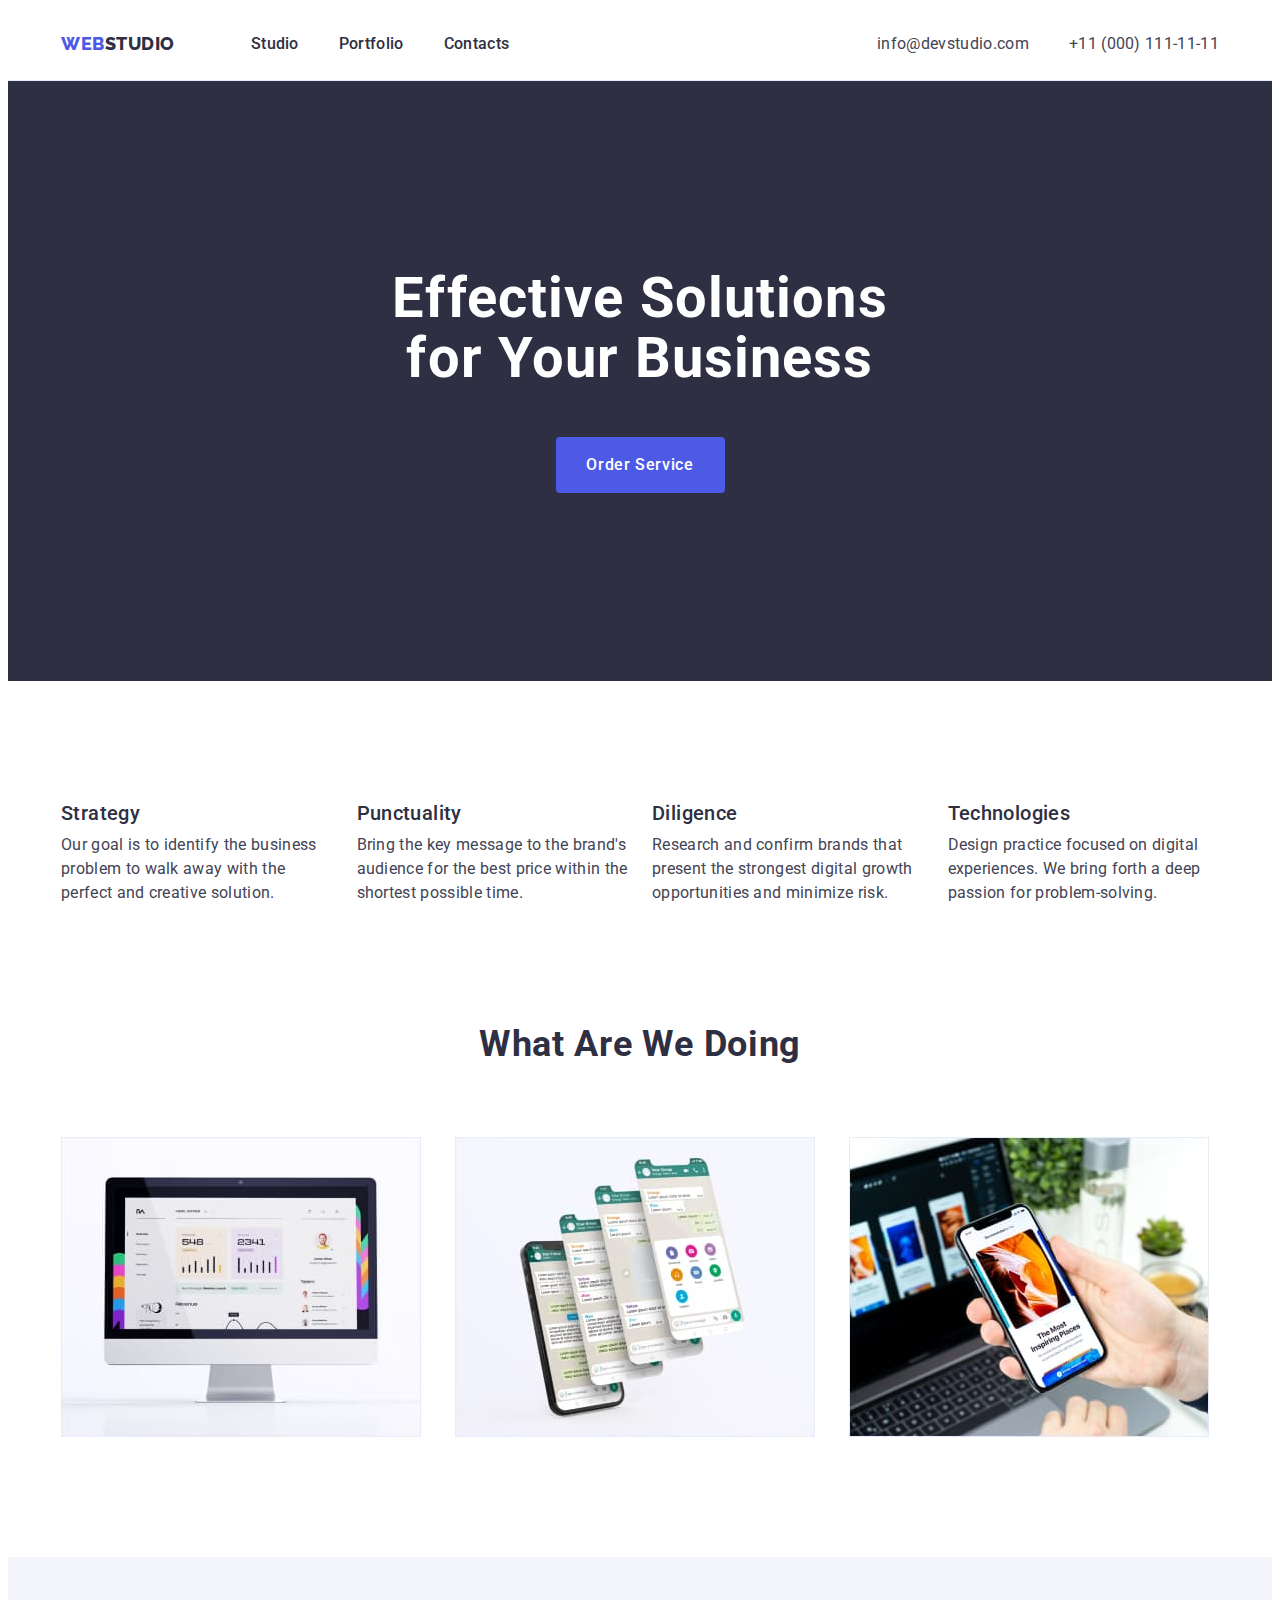
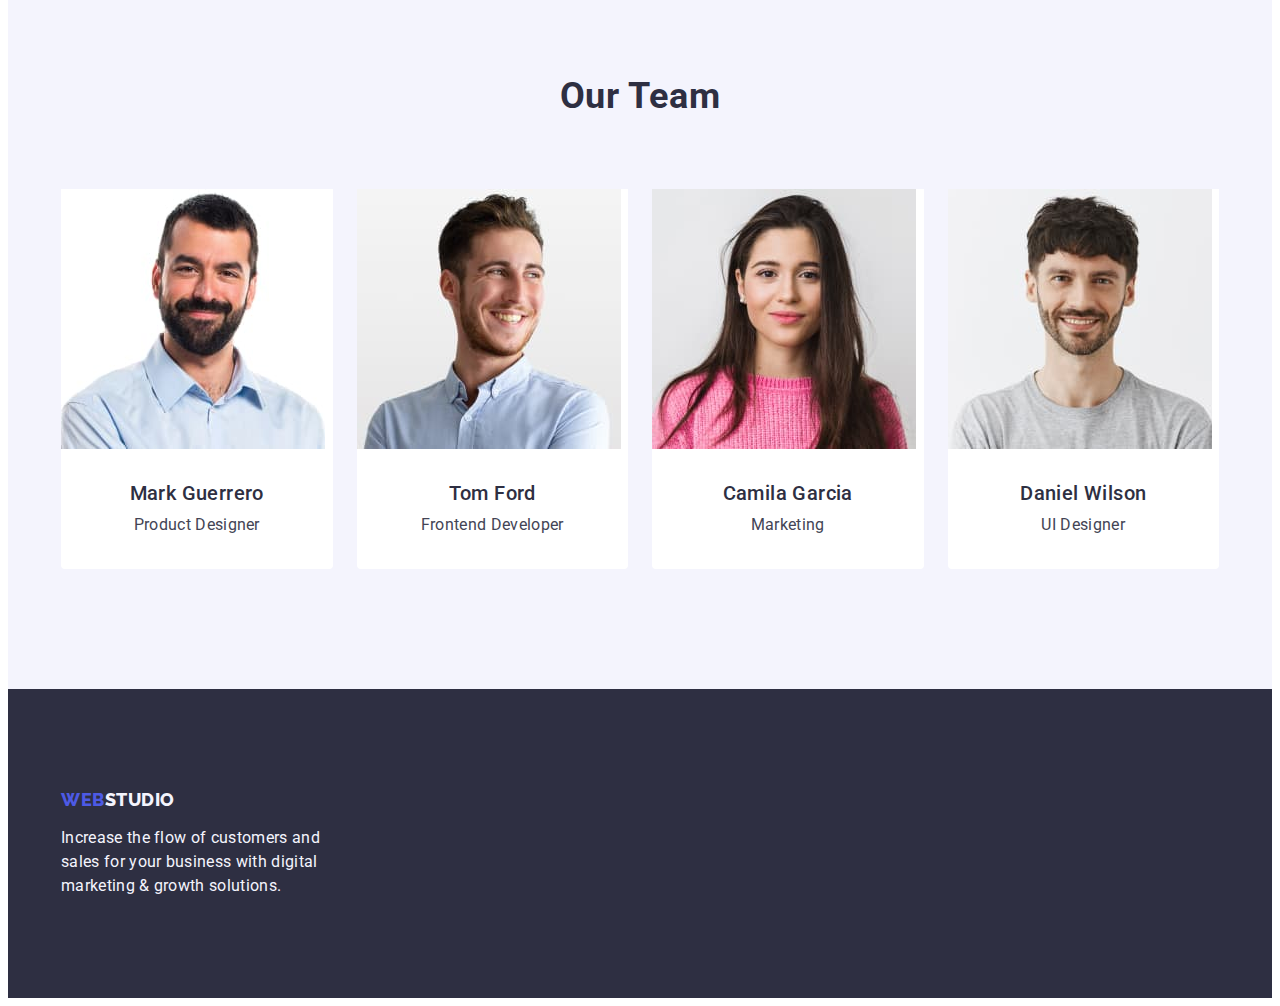
<file: index.html>
<!DOCTYPE html>
<html lang="en">
  <head>
    <meta charset="UTF-8" />
    <meta http-equiv="X-UA-Compatible" content="IE=edge" />
    <meta name="viewport" content="width=device-width, initial-scale=1.0" />
    <link
      rel="stylesheet"
      href="https://cdnjs.cloudflare.com/ajax/libs/modern-normalize/2.0.0/modern-normalize.min.css"
      integrity="sha512-4xo8blKMVCiXpTaLzQSLSw3KFOVPWhm/TRtuPVc4WG6kUgjH6J03IBuG7JZPkcWMxJ5huwaBpOpnwYElP/m6wg=="
      crossorigin="anonymous"
      referrerpolicy="no-referrer"
    />
    <link rel="stylesheet" href="./css/styles.css" />
    <link rel="preconnect" href="https://fonts.googleapis.com" />
    <link rel="preconnect" href="https://fonts.gstatic.com" crossorigin />
    <link
      href="https://fonts.googleapis.com/css2?family=Raleway:wght@800&family=Roboto:wght@400;500;700;900&display=swap"
      rel="stylesheet"
    />
    <title>Webstudio</title>
  </head>
  <body>
    <header class="header-class">
      <div class="header-container container">
        <nav class="header-nav">
          <a href="./index.html" class="logo link header-logo">
            Web<span class="header-studio">Studio</span>
          </a>
          <ul class="header-list list">
            <li>
              <a href="./index.html" class="header-list-link link">Studio</a>
            </li>
            <li>
              <a href="./portfolio.html" class="header-list-link link"
                >Portfolio</a
              >
            </li>
            <li>
              <a href="" class="header-list-link link">Contacts</a>
            </li>
          </ul>
        </nav>
        <address class="header-adress">
          <ul class="header-adress-list list">
            <li>
              <a
                href="mailto:info@devstudio.com"
                class="header-adress-link link"
                >info@devstudio.com</a
              >
            </li>
            <li>
              <a href="tel:+110001111111" class="header-adress-link link"
                >+11 (000) 111-11-11</a
              >
            </li>
          </ul>
        </address>
      </div>
    </header>
    <main>
      <section class="hero">
        <div class="container">
          <h1 class="hero-text">Effective Solutions for Your Business</h1>
          <button type="button" class="hero-button link">Order Service</button>
        </div>
      </section>

      <section class="advanteges">
        <div class="container">
          <h2 class="visually-hidden">Advantages</h2>
          <ul class="section-list list">
            <li class="advanteges-items">
              <h3 class="subtitle">Strategy</h3>
              <p class="text">
                Our goal is to identify the business problem to walk away with
                the perfect and creative solution.
              </p>
            </li>
            <li class="advanteges-items">
              <h3 class="subtitle">Punctuality</h3>
              <p class="text">
                Bring the key message to the brand's audience for the best price
                within the shortest possible time.
              </p>
            </li>
            <li class="advanteges-items">
              <h3 class="subtitle">Diligence</h3>
              <p class="text">
                Research and confirm brands that present the strongest digital
                growth opportunities and minimize risk.
              </p>
            </li>
            <li class="advanteges-items">
              <h3 class="subtitle">Technologies</h3>
              <p class="text">
                Design practice focused on digital experiences. We bring forth a
                deep passion for problem-solving.
              </p>
            </li>
          </ul>
        </div>
      </section>

      <section class="doing">
        <div class="container">
          <h2 class="title">What are we doing</h2>
          <ul class="section-list list">
            <li class="doing-items">
              <img
                src="./images/img1.jpg"
                alt="Design on PC"
                width="360"
                height="300"
              />
            </li>
            <li class="doing-items">
              <img
                src="./images/img2.jpg"
                alt="Design on smartphone"
                width="360"
                height="300"
              />
            </li>
            <li class="doing-items">
              <img
                src="./images/img3.jpg"
                alt="Design on PC and smartphone"
                width="360"
                height="300"
              />
            </li>
          </ul>
        </div>
      </section>

      <section class="team">
        <div class="container">
          <h2 class="title">Our Team</h2>
          <ul class="section-list list">
            <li class="team-item">
              <img
                src="./images/img4.jpg"
                alt="Product Designer foto"
                width="264"
              />
              <div class="team-card">
                <h3 class="subtitle card-align">Mark Guerrero</h3>
                <p class="text card-align">Product Designer</p>
              </div>
            </li>
            <li class="team-item">
              <img
                src="./images/img5.jpg"
                alt="Frontend Developer foto"
                width="264"
              />
              <div class="team-card">
                <h3 class="subtitle card-align">Tom Ford</h3>
                <p class="text card-align">Frontend Developer</p>
              </div>
            </li>
            <li class="team-item">
              <img src="./images/img6.jpg" alt="Marketing foto" width="264" />
              <div class="team-card">
                <h3 class="subtitle card-align">Camila Garcia</h3>
                <p class="text card-align">Marketing</p>
              </div>
            </li>
            <li class="team-item">
              <img src="./images/img7.jpg" alt="UI Designer foto" width="264" />
              <div class="team-card">
                <h3 class="subtitle card-align">Daniel Wilson</h3>
                <p class="text card-align">UI Designer</p>
              </div>
            </li>
          </ul>
        </div>
      </section>
    </main>

    <footer class="footer">
      <div class="container">
        <a class="logo link footer-logo" href="./index.html"
          >Web<span class="footer-studio">Studio</span></a
        >
        <p class="footer-text">
          Increase the flow of customers and sales for your business with
          digital marketing & growth solutions.
        </p>
      </div>
    </footer>
  </body>
</html>
</file>
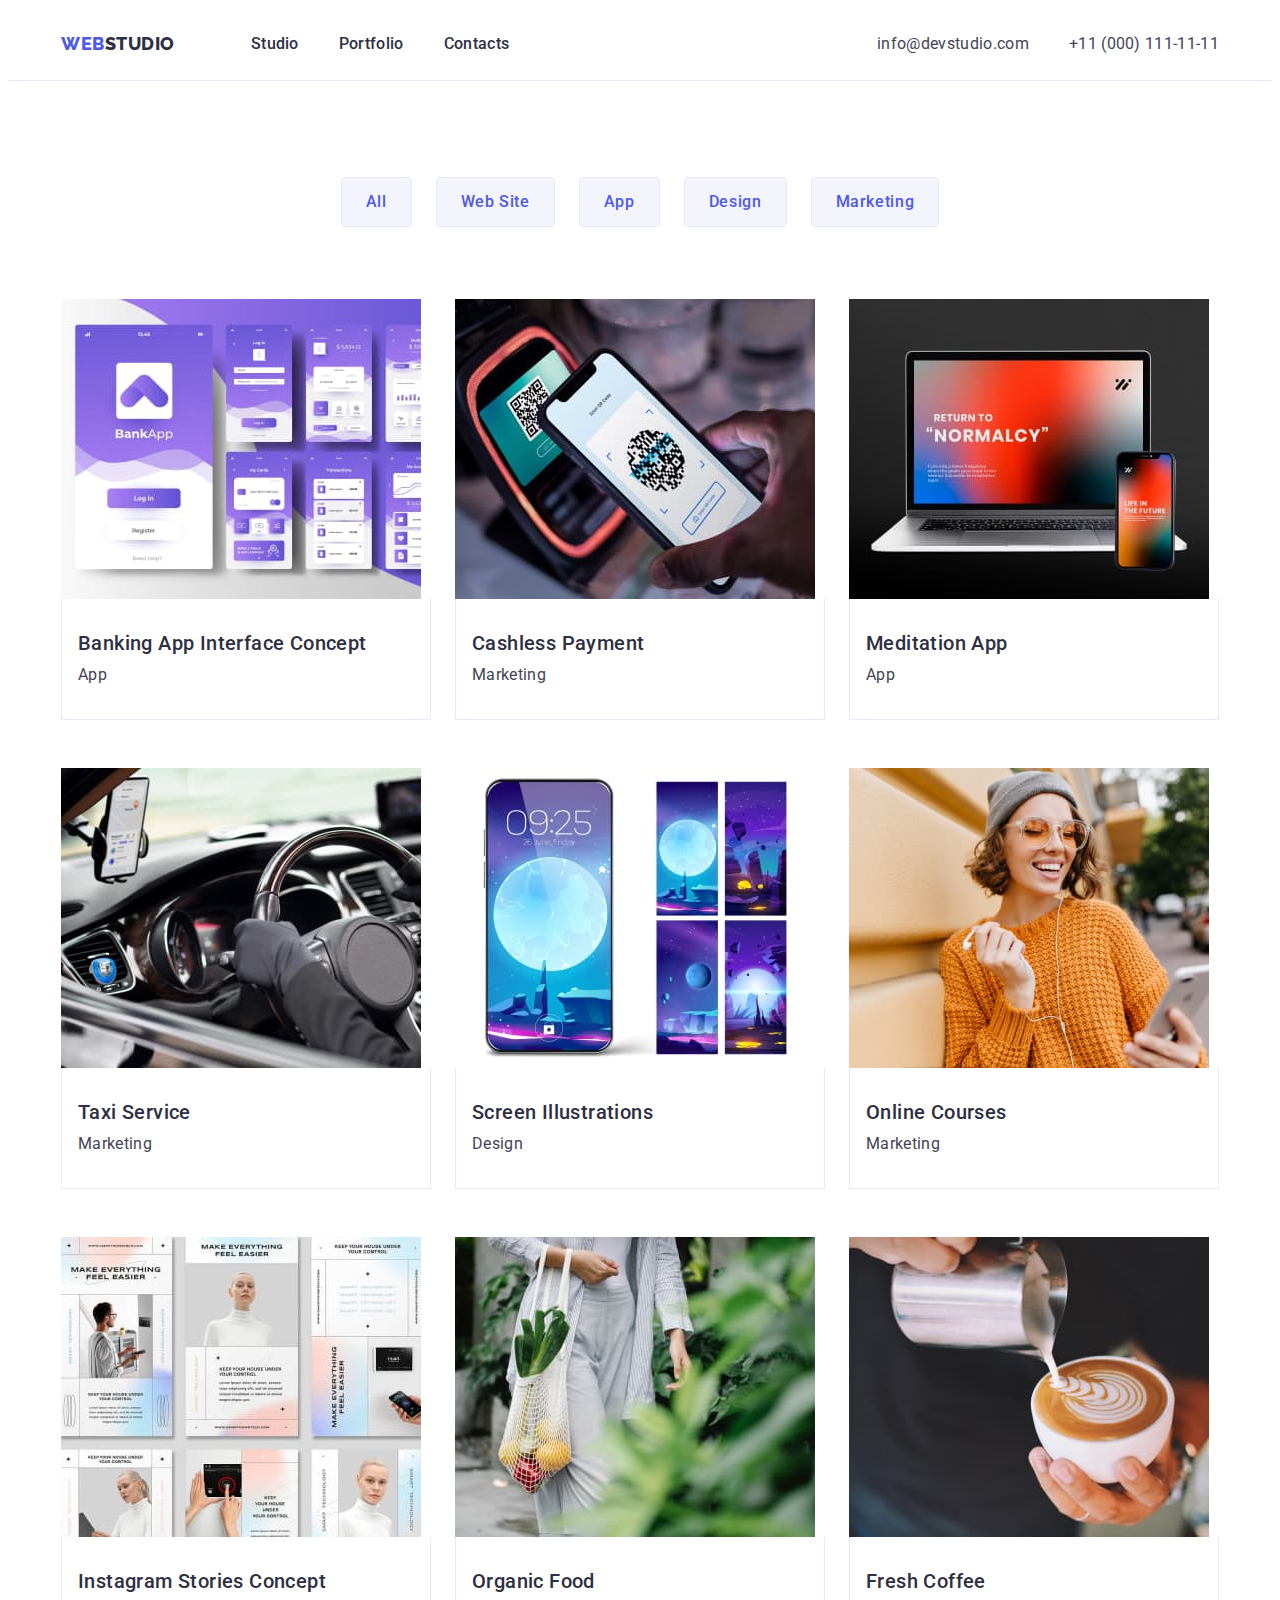
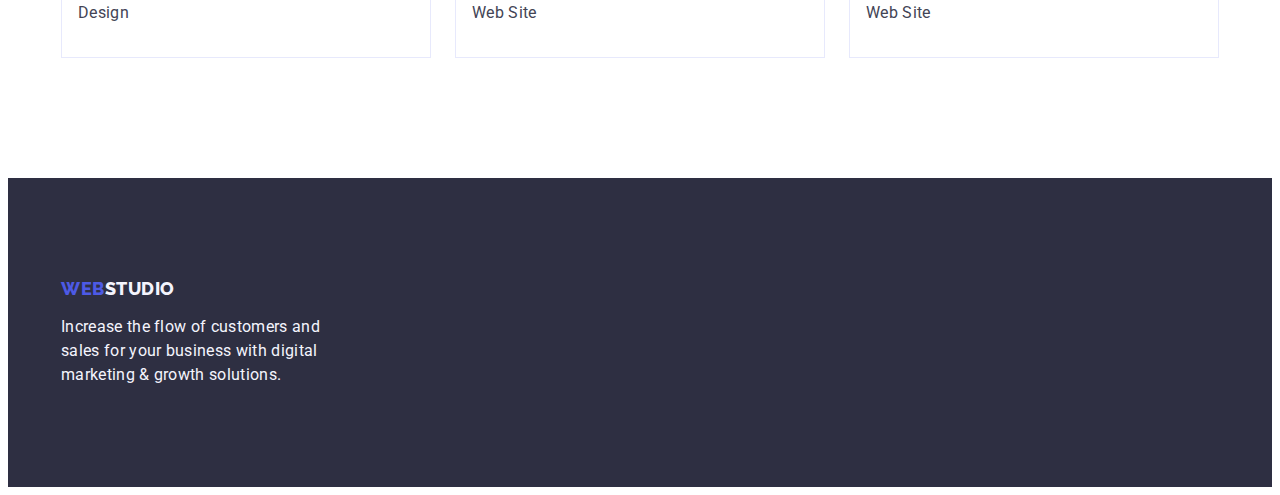
<file: portfolio.html>
<!DOCTYPE html>
<html lang="en">
  <head>
    <meta charset="UTF-8" />
    <meta http-equiv="X-UA-Compatible" content="IE=edge" />
    <meta name="viewport" content="width=device-width, initial-scale=1.0" />
    <link
      rel="stylesheet"
      href="https://cdnjs.cloudflare.com/ajax/libs/modern-normalize/2.0.0/modern-normalize.min.css"
      integrity="sha512-4xo8blKMVCiXpTaLzQSLSw3KFOVPWhm/TRtuPVc4WG6kUgjH6J03IBuG7JZPkcWMxJ5huwaBpOpnwYElP/m6wg=="
      crossorigin="anonymous"
      referrerpolicy="no-referrer"
    />
    <link rel="stylesheet" href="./css/styles.css" />
    <link rel="preconnect" href="https://fonts.googleapis.com" />
    <link rel="preconnect" href="https://fonts.gstatic.com" crossorigin />
    <link
      href="https://fonts.googleapis.com/css2?family=Raleway:wght@800&family=Roboto:wght@400;500;700;900&display=swap"
      rel="stylesheet"
    />
    <title>Webstudio-Portfolio</title>
  </head>
  <body>
    <header class="header-class">
      <div class="header-container container">
        <nav class="header-nav">
          <a href="./index.html" class="logo link header-logo">
            Web<span class="header-studio">Studio</span>
          </a>
          <ul class="header-list list">
            <li>
              <a href="./index.html" class="header-list-link link">Studio</a>
            </li>
            <li>
              <a href="./portfolio.html" class="header-list-link link"
                >Portfolio</a
              >
            </li>
            <li>
              <a href="" class="header-list-link link">Contacts</a>
            </li>
          </ul>
        </nav>
        <address class="header-adress">
          <ul class="header-adress-list list">
            <li>
              <a
                href="mailto:info@devstudio.com"
                class="header-adress-link link"
                >info@devstudio.com</a
              >
            </li>
            <li>
              <a href="tel:+110001111111" class="header-adress-link link"
                >+11 (000) 111-11-11</a
              >
            </li>
          </ul>
        </address>
      </div>
    </header>
    <main>
      <section class="portfolio">
        <div class="container">
          <h1 class="visually-hidden">Portfolio</h1>
          <ul class="portfolio-button-list list">
            <li>
              <button type="button" class="portfolio-button">All</button>
            </li>
            <li>
              <button type="button" class="portfolio-button">Web Site</button>
            </li>
            <li><button type="button" class="portfolio-button">App</button></li>
            <li>
              <button type="button" class="portfolio-button">Design</button>
            </li>
            <li>
              <button type="button" class="portfolio-button">Marketing</button>
            </li>
          </ul>
          <ul class="portfolio-list list">
            <li class="portfolio-list-item">
              <a href="" class="link">
                <img
                  src="./images/s1img1.jpg"
                  alt="Banking App Interface foto"
                  width="360"
                />
                <div class="portfolio-card">
                  <h2 class="subtitle">Banking App Interface Concept</h2>
                  <p class="text">App</p>
                </div>
              </a>
            </li>
            <li class="portfolio-list-item">
              <a href="" class="link">
                <img
                  src="./images/s1img2.jpg"
                  alt="Cashless Payment foto"
                  width="360"
                />
                <div class="portfolio-card">
                  <h2 class="subtitle">Cashless Payment</h2>
                  <p class="text">Marketing</p>
                </div>
              </a>
            </li>
            <li class="portfolio-list-item">
              <a href="" class="link">
                <img
                  src="./images/s1img3.jpg"
                  alt="Laptop and smartphone foto"
                  width="360"
                />
                <div class="portfolio-card">
                  <h2 class="subtitle">Meditation App</h2>
                  <p class="text">App</p>
                </div>
              </a>
            </li>
            <li class="portfolio-list-item">
              <a href="" class="link">
                <img
                  src="./images/s2img1.jpg"
                  alt="Taxi Service foto"
                  width="360"
                />
                <div class="portfolio-card">
                  <h2 class="subtitle">Taxi Service</h2>
                  <p class="text">Marketing</p>
                </div>
              </a>
            </li>
            <li class="portfolio-list-item">
              <a href="" class="link">
                <img
                  src="./images/s2img2.jpg"
                  alt="Screen Illustrations foto"
                  width="360"
                />
                <div class="portfolio-card">
                  <h2 class="subtitle">Screen Illustrations</h2>
                  <p class="text">Design</p>
                </div>
              </a>
            </li>
            <li class="portfolio-list-item">
              <a href="" class="link">
                <img
                  src="./images/s2img3.jpg"
                  alt="Girl with smartphone foto"
                  width="360"
                />
                <div class="portfolio-card">
                  <h2 class="subtitle">Online Courses</h2>
                  <p class="text">Marketing</p>
                </div>
              </a>
            </li>

            <li class="portfolio-list-item">
              <a href="" class="link">
                <img
                  src="./images/s3img1.jpg"
                  alt="Instagram Stories foto"
                  width="360"
                />
                <div class="portfolio-card">
                  <h2 class="subtitle">Instagram Stories Concept</h2>
                  <p class="text">Design</p>
                </div>
              </a>
            </li>
            <li class="portfolio-list-item">
              <a href="" class="link">
                <img
                  src="./images/s3img2.jpg"
                  alt="Organic Food foto"
                  width="360"
                />
                <div class="portfolio-card">
                  <h2 class="subtitle">Organic Food</h2>
                  <p class="text">Web Site</p>
                </div>
              </a>
            </li>
            <li class="portfolio-list-item">
              <a href="" class="link">
                <img
                  src="./images/s3img3.jpg"
                  alt="Coffee making process foto"
                  width="360"
                />
                <div class="portfolio-card">
                  <h2 class="subtitle">Fresh Coffee</h2>
                  <p class="text">Web Site</p>
                </div>
              </a>
            </li>
          </ul>
        </div>
      </section>
    </main>
    <footer class="footer">
      <div class="container">
        <a class="logo link footer-logo" href="./index.html"
          >Web<span class="footer-studio">Studio</span></a
        >
        <p class="footer-text">
          Increase the flow of customers and sales for your business with
          digital marketing & growth solutions.
        </p>
      </div>
    </footer>
  </body>
</html>
</file>
<file: css/styles.css>
:root {
  --accent-color: #4d5ae5;
  --second-accent-color: #404bbf;
  --first-main-color: #2e2f42;
  --second-main-color: #434455;
  --additional-color: #f4f4fd;
  --main-backgroud-color: #ffffff;
  --button-border-color: #e7e9fc;
}

body {
  font-family: "Roboto", sans-serif;
  color: var(--second-main-color);
  background-color: var(--main-backgroud-color);
}
p,
h1,
h2,
h3,
h4,
h5,
h6 {
  margin-top: 0;
  margin-bottom: 0;
}

a {
  text-decoration: none;
}

ul {
  list-style-type: none;
  margin-top: 0;
  margin-bottom: 0;
  padding-left: 0;
}

img {
  display: block;
}

.container {
  margin: 0 auto;
  width: 1158px;
  padding: 0 15px;
}

/* -------------------HEADER------- */
.header-class {
  border-bottom: 1px solid var(--button-border-color);
}
.header-container {
  display: flex;
  align-items: center;
}
.header-nav {
  display: flex;
  align-items: center;
  margin-right: auto;
}

/* -------------------LOGO--------- */
.logo {
  font-family: "Raleway", sans-serif;
  font-weight: 800;
  font-size: 18px;
  line-height: 1.17;
  letter-spacing: 0.03em;
  text-transform: uppercase;
  color: var(--accent-color);
}
.header-logo {
  margin-right: 76px;
}

.link {
  text-decoration: none;
}

.header-studio {
  color: var(--first-main-color);
}

/* -------------------NAV--------- */
.list {
  list-style: none;
}

.header-list {
  font-weight: 500;
  font-size: 16px;
  line-height: 1.5;
  letter-spacing: 0.02em;
  color: var(--first-main-color);
  display: flex;
  gap: 40px;
}

.header-list-link {
  color: var(--first-main-color);
  padding: 24px 0;
  display: block;
}

.header-list .link:hover,
.header-list .link:focus {
  color: var(--second-accent-color);
}

/* -------------------ADRESS--------- */
.header-adress {
  font-style: normal;
  font-size: 16px;
  line-height: 1.5;
  letter-spacing: 0.02em;
}

.header-adress-list {
  display: flex;
  gap: 40px;
}
.header-adress .link:hover,
.header-adress .link:focus {
  color: var(--second-accent-color);
}

.header-adress-link {
  color: var(--second-main-color);
}

/* -------------------HERO--------- */
.hero {
  background-color: var(--first-main-color);
  padding: 188px 0;
}
.hero-text {
  font-size: 56px;
  line-height: 1.07;
  text-align: center;
  letter-spacing: 0.02em;
  color: var(--main-backgroud-color);
  max-width: 496px;
  margin-left: auto;
  margin-right: auto;
  margin-bottom: 48px;
}
.hero-button {
  font-family: "Roboto", sans-serif;
  font-weight: 500;
  font-size: 16px;
  line-height: 1.5;
  letter-spacing: 0.04em;
  color: var(--main-backgroud-color);
  background-color: var(--accent-color);
  cursor: pointer;
  display: block;
  min-width: 169px;
  height: 56px;
  border: none;
  border-radius: 4px;
  margin-left: auto;
  margin-right: auto;
}

.hero .link:hover,
.hero .link:focus {
  background-color: var(--second-accent-color);
}

/* -------------------Advantages--------- */
.visually-hidden {
  position: absolute;
  width: 1px;
  height: 1px;
  margin: -1px;
  padding: 0;
  border: 0;
  white-space: nowrap;
  clip-path: inset(100%);
  overflow: hidden;
  clip: rect(0 0 0 0);
}

.advanteges {
  padding: 120px 0;
}

.section-list {
  display: flex;
  gap: 24px;
}

.advanteges-items {
  flex-basis: calc((100% - 72px) / 4);
}
.subtitle {
  font-weight: 500;
  font-size: 20px;
  line-height: 1.2;
  letter-spacing: 0.02em;
  color: var(--first-main-color);
  margin-bottom: 8px;
}
.text {
  font-size: 16px;
  line-height: 1.5;
  letter-spacing: 0.02em;
  color: var(--second-main-color);
}

/* -------------------What are we doing--------- */
.doing {
  padding-bottom: 120px;
}
.title {
  font-size: 36px;
  line-height: 1.11;
  text-align: center;
  letter-spacing: 0.02em;
  text-transform: capitalize;
  color: var(--first-main-color);
  margin-bottom: 72px;
}

.doing-items {
  flex-basis: calc((100% - 3 * 16px) / 3);
}
/* -------------------Our Team--------- */
.team {
  background-color: var(--additional-color);
  padding: 120px 0;
}

.team-item {
  background-color: var(--main-backgroud-color);
  width: calc((100% - 72px) / 4);
  border-radius: 0px 0px 4px 4px;
}
.team-card {
  padding: 32px 16px;
}
.card-align {
  text-align: center;
}
/* -------------------Footer--------- */
.footer {
  background-color: var(--first-main-color);
  padding: 100px 0;
}
.footer-logo {
  display: inline-block;
  margin-bottom: 16px;
}
.footer-studio {
  color: var(--additional-color);
}
.footer-text {
  font-size: 16px;
  line-height: 1.5;
  letter-spacing: 0.02em;
  color: var(--additional-color);
  max-width: 264px;
}

/* -------------------Portfolio--------- */
.portfolio {
  padding: 96px 0 120px 0;
}
.portfolio-button-list {
  display: flex;
  justify-content: center;
  gap: 24px;
  margin-bottom: 72px;
}
.portfolio-button {
  font-family: "Roboto", sans-serif;
  font-weight: 500;
  font-size: 16px;
  line-height: 1.5;
  letter-spacing: 0.04em;
  color: var(--accent-color);
  background-color: var(--additional-color);
  cursor: pointer;
  padding: 12px 24px;
  border: 1px solid var(--button-border-color);
  border-radius: 4px;
}
.portfolio-button:hover,
.portfolio-button:focus {
  background-color: var(--second-accent-color);
  color: var(--main-backgroud-color);
  border: 1px solid transparent;
}
.portfolio-list {
  display: flex;
  flex-wrap: wrap;
  column-gap: 24px;
  row-gap: 48px;
}
.portfolio-list-item {
  width: calc((100% - 48px) / 3);
}
.portfolio-card {
  padding: 32px 16px;
  border: 1px solid var(--button-border-color);
  border-top: none;
}
</file>
